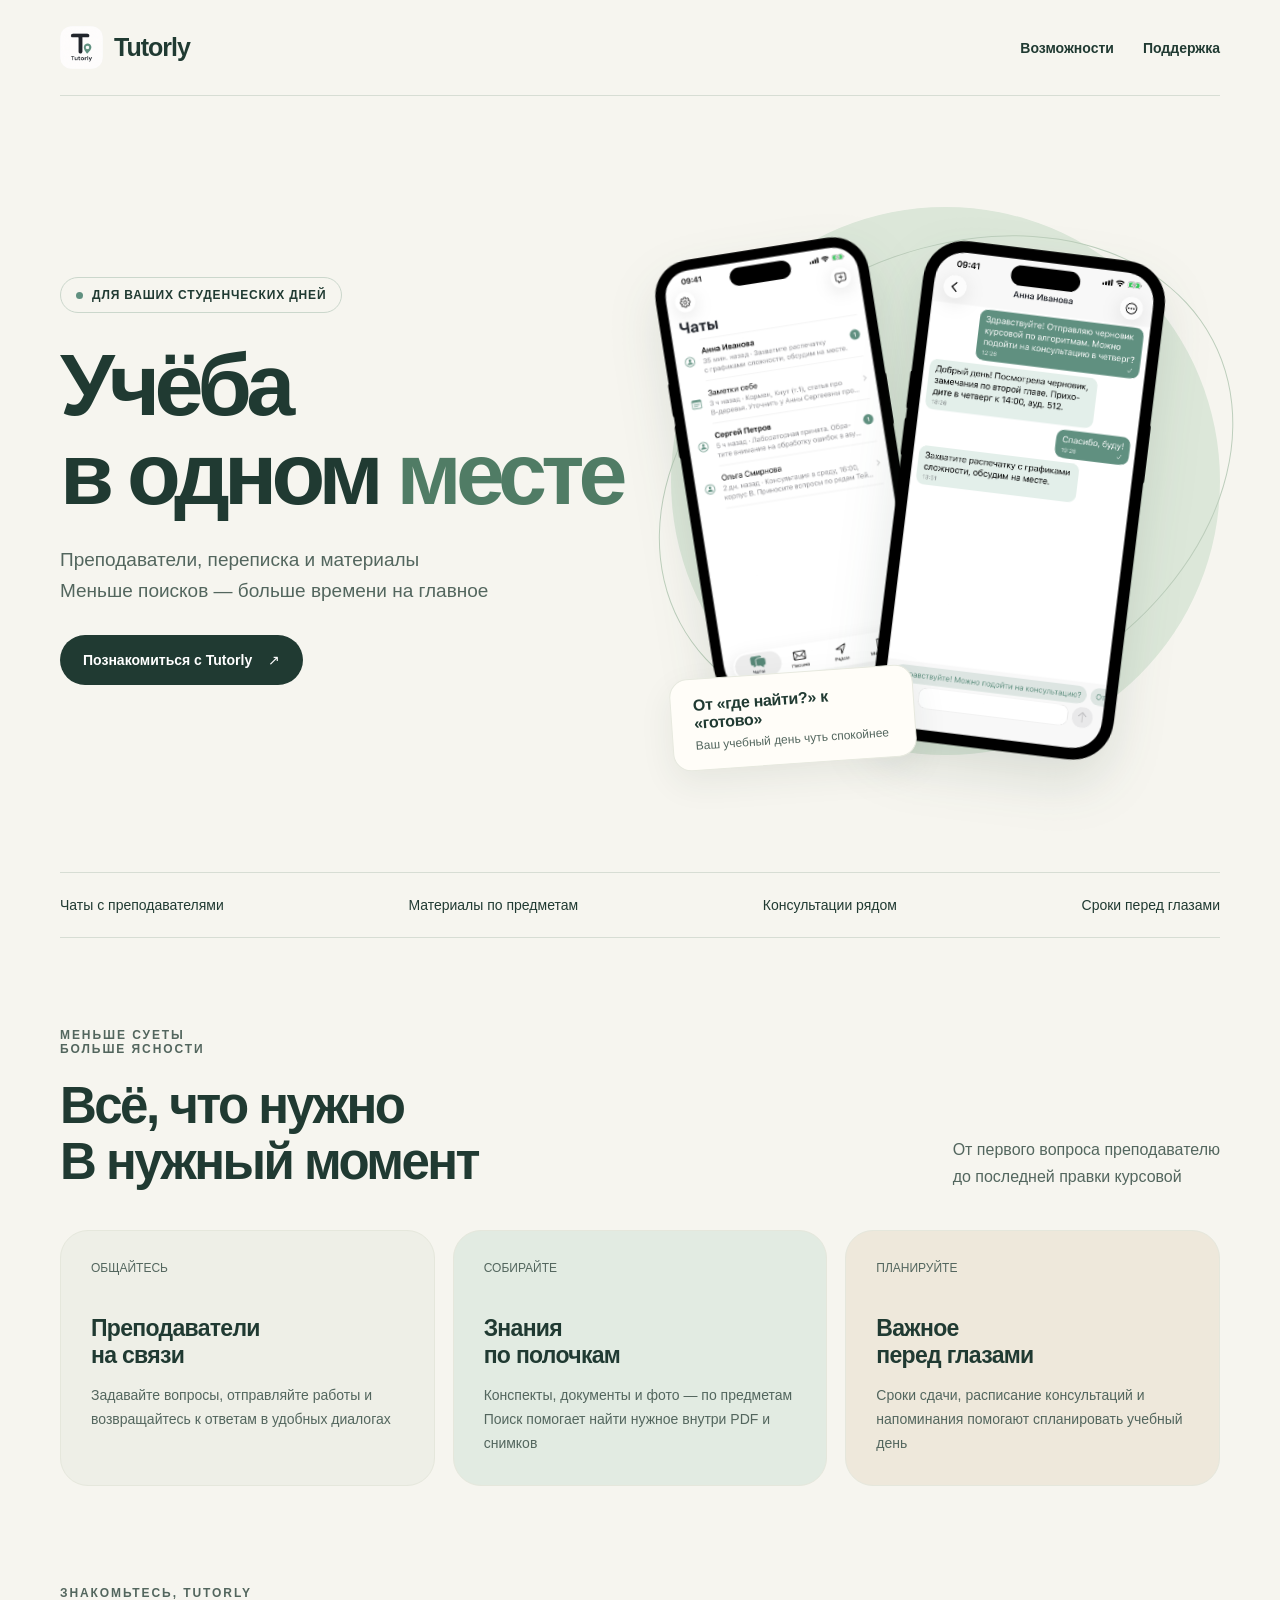
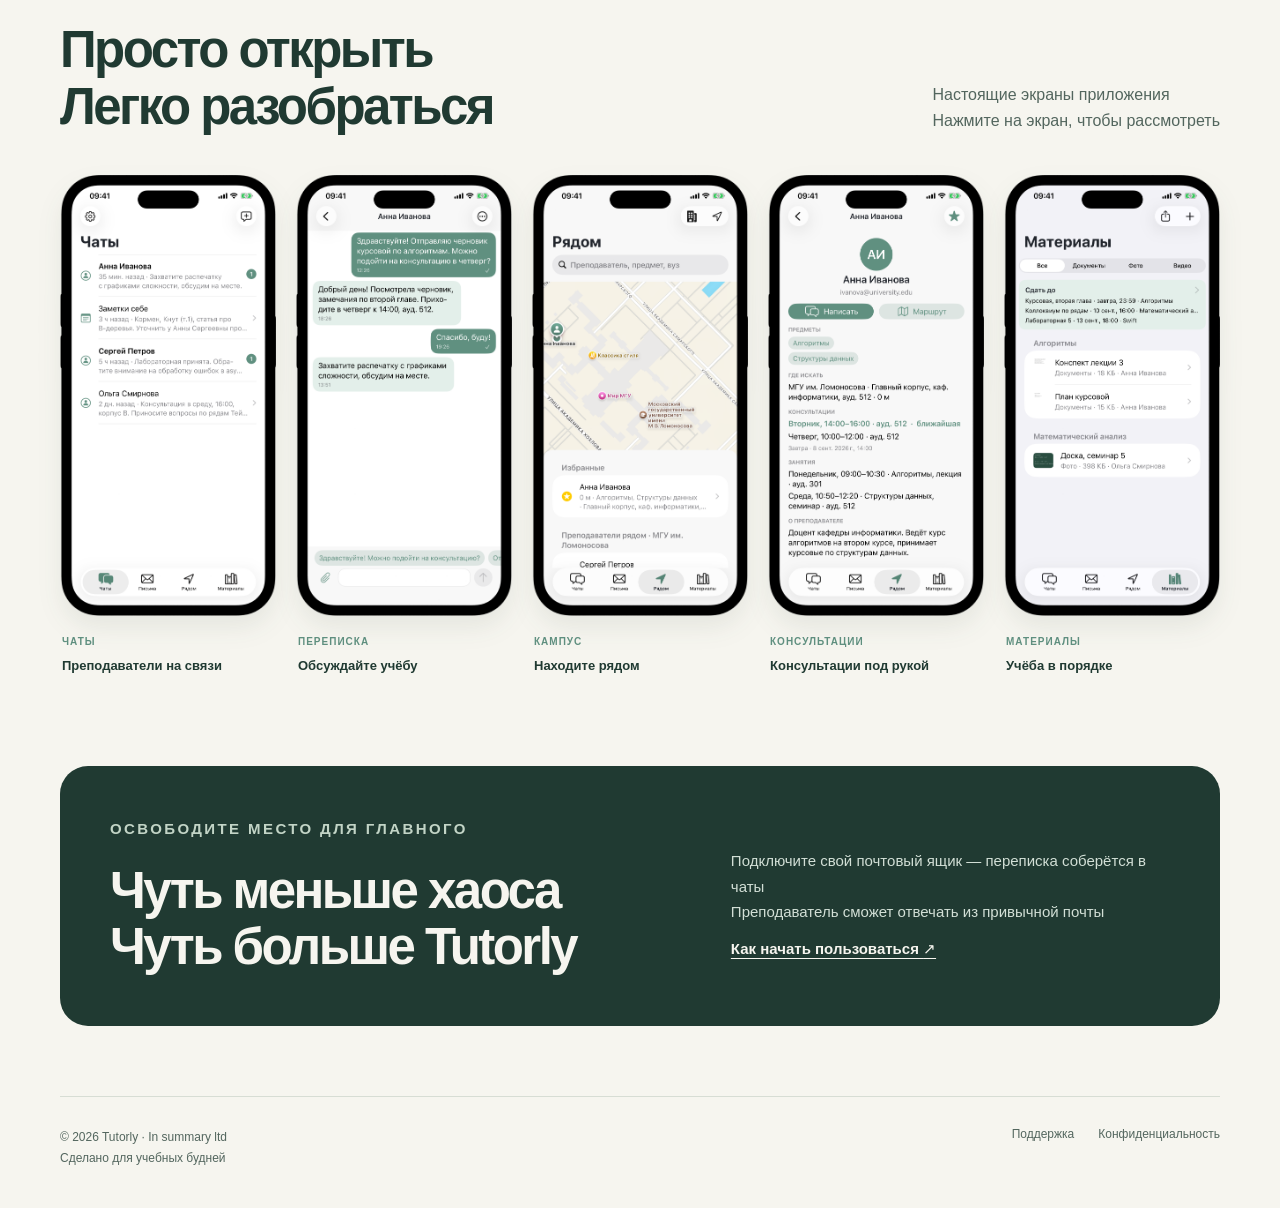
<file: index.html>
<!doctype html>
<html lang="ru">
<head>
  <meta charset="utf-8">
  <meta name="viewport" content="width=device-width, initial-scale=1">
  <title>Tutorly — учёба в одном месте</title>
  <meta name="description" content="Общайтесь с преподавателями, собирайте материалы по предметам и держите сроки сдачи перед глазами — Tutorly для iPhone и iPad">
  <meta name="theme-color" content="#f6f5ef">
  <meta property="og:type" content="website">
  <meta property="og:locale" content="ru_RU">
  <meta property="og:site_name" content="Tutorly">
  <meta property="og:title" content="Tutorly — учёба в одном месте">
  <meta property="og:description" content="Чаты с преподавателями, учебные материалы и сроки сдачи — Всё под рукой">
  <meta name="twitter:card" content="summary_large_image">
  <meta name="twitter:title" content="Tutorly — учёба в одном месте">
  <meta name="twitter:description" content="Чаты с преподавателями, учебные материалы и сроки сдачи — Всё под рукой">
  <!-- Absolute social image URLs are added by AppStore/Design/set_site_url.py before publication. -->
  <link rel="icon" href="assets/favicon.png" type="image/png">
  <link rel="apple-touch-icon" href="assets/app-icon.png">
  <link rel="stylesheet" href="assets/style.css?v=mockup-20260908">
<!-- deployment metadata:start -->
<link rel="canonical" href="https://alexm0er.github.io/tutorly/">
<meta property="og:url" content="https://alexm0er.github.io/tutorly/">
<meta property="og:image" content="https://alexm0er.github.io/tutorly/assets/og.png">
<meta property="og:image:alt" content="Tutorly — Учёба в одном месте. Чаты, материалы, преподаватели.">
<meta name="twitter:image" content="https://alexm0er.github.io/tutorly/assets/og.png">
<meta name="twitter:image:alt" content="Tutorly — Учёба в одном месте. Чаты, материалы, преподаватели.">
<!-- deployment metadata:end -->
</head>
<body>
  <a class="skip" href="#main">Перейти к содержимому</a>
  <div class="wrap">
    <header class="header">
      <a class="brand" href="./" aria-label="Tutorly — главная"><img decoding="async" src="assets/app-icon.webp" width="43" height="43" alt="">Tutorly</a>
      <nav class="nav" aria-label="Основная навигация"><a class="desktop-link" href="#features">Возможности</a><a href="support/">Поддержка</a></nav>
    </header>
    <main id="main">
      <section class="hero" aria-labelledby="hero-title">
        <div>
          <span class="pill"><span class="dot" aria-hidden="true"></span>Для ваших студенческих дней</span>
          <h1 id="hero-title">Учёба<br>в одном <em>месте</em></h1>
          <p class="lede">Преподаватели, переписка и материалы<br>Меньше поисков — больше времени на&nbsp;главное</p>
          <div class="actions"><a class="button" href="#features">Познакомиться с Tutorly <span aria-hidden="true">↗</span></a></div>
        </div>
        <div class="hero-art" aria-label="Экраны чатов и переписки Tutorly">
          <div class="orbit" aria-hidden="true"></div>
          <div class="phone hero-phone-back"><img decoding="async" src="assets/01-chats-mockup.webp" width="978" height="2000" alt="Список чатов с преподавателями"></div>
          <div class="phone hero-phone-front"><img decoding="async" src="assets/02-chat-mockup.webp" width="978" height="2000" alt="Обсуждение курсовой и консультации в чате" fetchpriority="high"></div>
          <div class="float-note"><strong>От «где найти?» к «готово»</strong><span>Ваш учебный день чуть спокойнее</span></div>
        </div>
      </section>
      <div class="feature-strip" aria-label="Возможности"><span>Чаты с преподавателями</span><span>Материалы по предметам</span><span>Консультации рядом</span><span>Сроки перед глазами</span></div>
      <section class="section" id="features" aria-labelledby="features-title">
        <p class="eyebrow">Меньше суеты<br>Больше ясности</p>
        <div class="section-head"><h2 id="features-title">Всё, что нужно<br>В нужный момент</h2><p>От первого вопроса преподавателю<br>до последней правки курсовой</p></div>
        <div class="feature-grid">
          <article class="feature"><span class="number">ОБЩАЙТЕСЬ</span><h3>Преподаватели<br>на связи</h3><p>Задавайте вопросы, отправляйте работы и возвращайтесь к ответам в удобных диалогах</p></article>
          <article class="feature"><span class="number">СОБИРАЙТЕ</span><h3>Знания<br>по полочкам</h3><p>Конспекты, документы и фото — по предметам<br>Поиск помогает найти нужное внутри PDF и снимков</p></article>
          <article class="feature"><span class="number">ПЛАНИРУЙТЕ</span><h3>Важное<br>перед глазами</h3><p>Сроки сдачи, расписание консультаций и напоминания помогают спланировать учебный день</p></article>
        </div>
      </section>
      <section class="section gallery-section" id="screens" aria-labelledby="screens-title">
        <p class="eyebrow">Знакомьтесь, Tutorly</p>
        <div class="section-head"><h2 id="screens-title">Просто открыть<br>Легко разобраться</h2><p>Настоящие экраны приложения<br>Нажмите на экран, чтобы рассмотреть</p></div>
        <div class="gallery">
          <figure><a href="assets/01-chats-mockup.webp" aria-label="Открыть экран списка чатов"><img decoding="async" src="assets/01-chats-mockup.webp" width="978" height="2000" loading="lazy" alt="Список чатов с преподавателями"></a><figcaption><span>ЧАТЫ</span>Преподаватели на связи</figcaption></figure>
          <figure><a href="assets/02-chat-mockup.webp" aria-label="Открыть экран переписки"><img decoding="async" src="assets/02-chat-mockup.webp" width="978" height="2000" loading="lazy" alt="Переписка с преподавателем о курсовой работе"></a><figcaption><span>ПЕРЕПИСКА</span>Обсуждайте учёбу</figcaption></figure>
          <figure><a href="assets/03-nearby-mockup.webp" aria-label="Открыть экран карты"><img decoding="async" src="assets/03-nearby-mockup.webp" width="978" height="2000" loading="lazy" alt="Карта кампуса и список преподавателей рядом"></a><figcaption><span>КАМПУС</span>Находите рядом</figcaption></figure>
          <figure><a href="assets/04-teacher-mockup.webp" aria-label="Открыть профиль преподавателя"><img decoding="async" src="assets/04-teacher-mockup.webp" width="978" height="2000" loading="lazy" alt="Профиль преподавателя с расписанием консультаций"></a><figcaption><span>КОНСУЛЬТАЦИИ</span>Консультации под рукой</figcaption></figure>
          <figure><a href="assets/05-materials-mockup.webp" aria-label="Открыть экран материалов"><img decoding="async" src="assets/05-materials-mockup.webp" width="978" height="2000" loading="lazy" alt="Учебные материалы по предметам и ближайшие сдачи"></a><figcaption><span>МАТЕРИАЛЫ</span>Учёба в порядке</figcaption></figure>
        </div>
      </section>
      <section class="closing" aria-labelledby="closing-title"><div><p class="eyebrow">Освободите место для главного</p><h2 id="closing-title">Чуть меньше хаоса<br>Чуть больше Tutorly</h2></div><div><p>Подключите свой почтовый ящик — переписка соберётся в чаты<br>Преподаватель сможет отвечать из привычной почты</p><a href="support/">Как начать пользоваться <span aria-hidden="true">↗</span></a></div></section>
    </main>
    <footer class="footer"><p>© 2026 Tutorly · In summary ltd<br>Сделано для учебных будней</p><div class="footer-links"><a href="support/">Поддержка</a><a href="privacy/">Конфиденциальность</a></div></footer>
  </div>
</body>
</html>
</file>
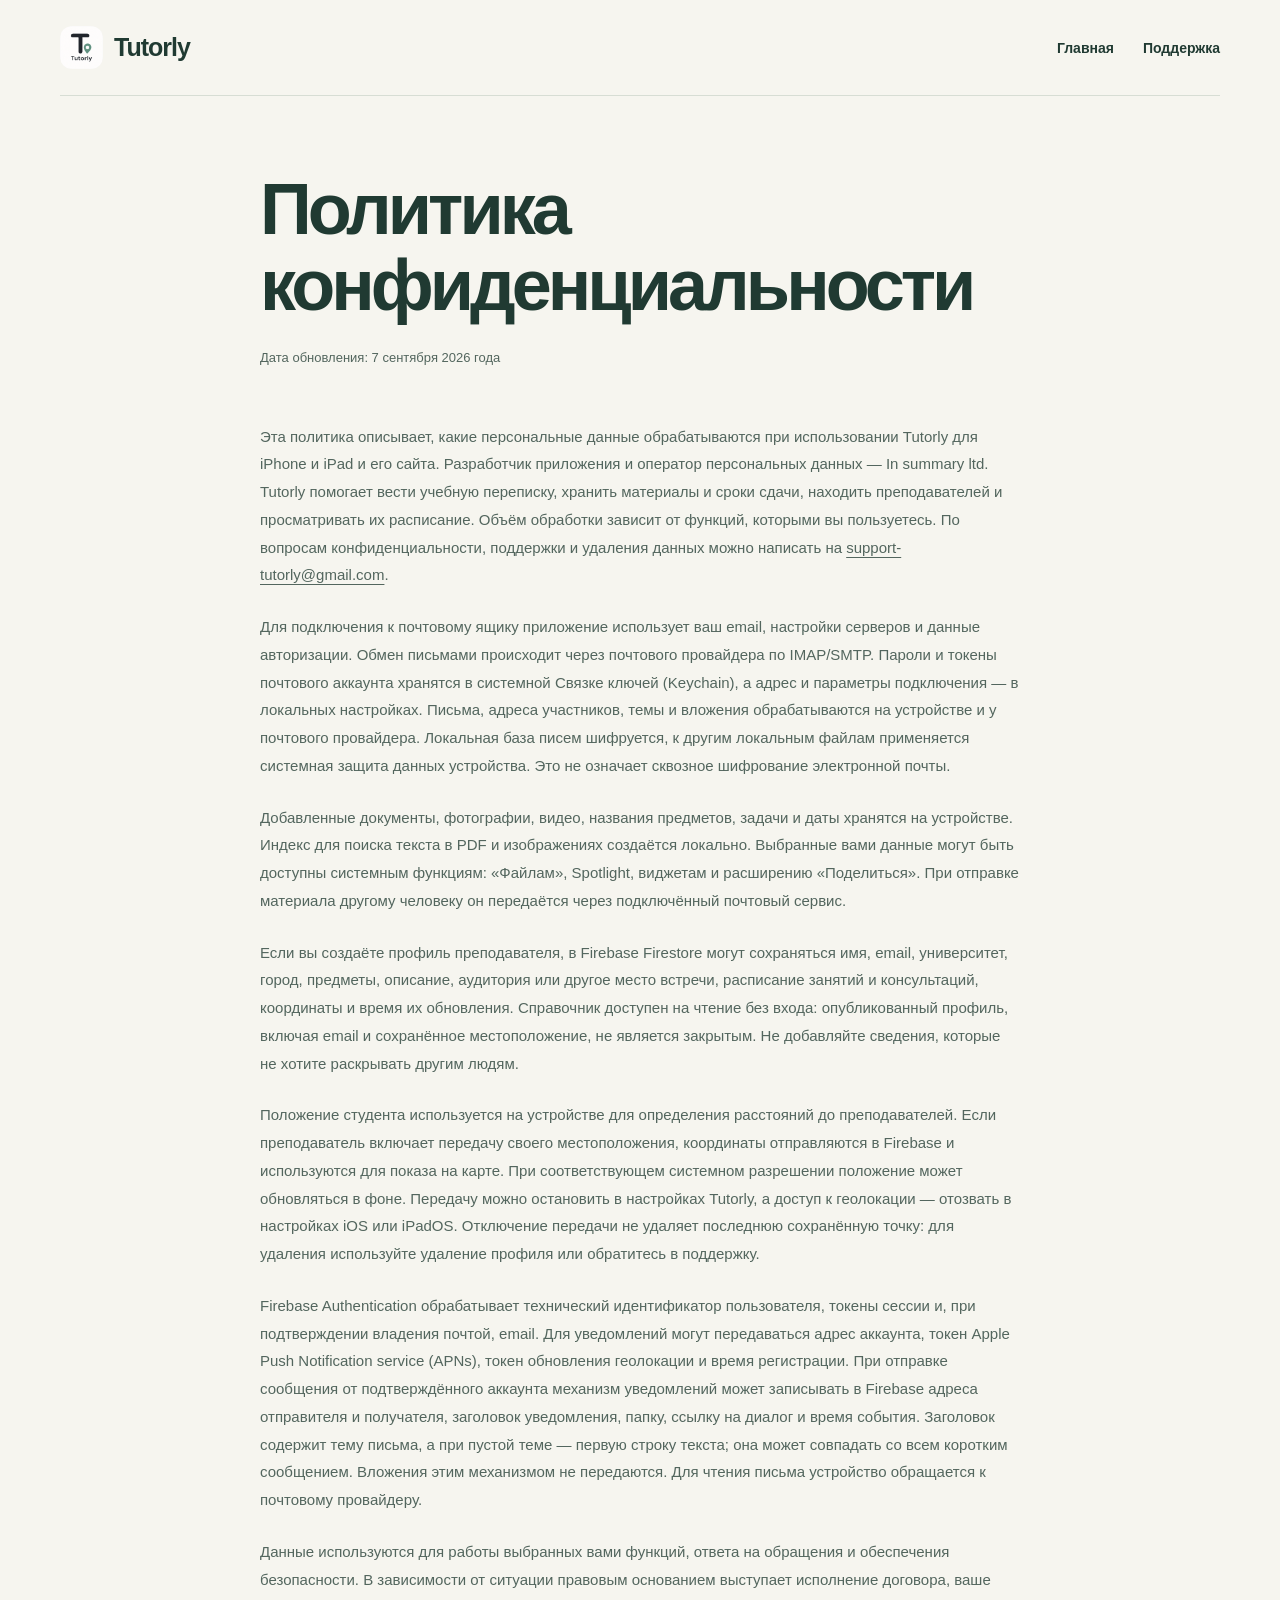
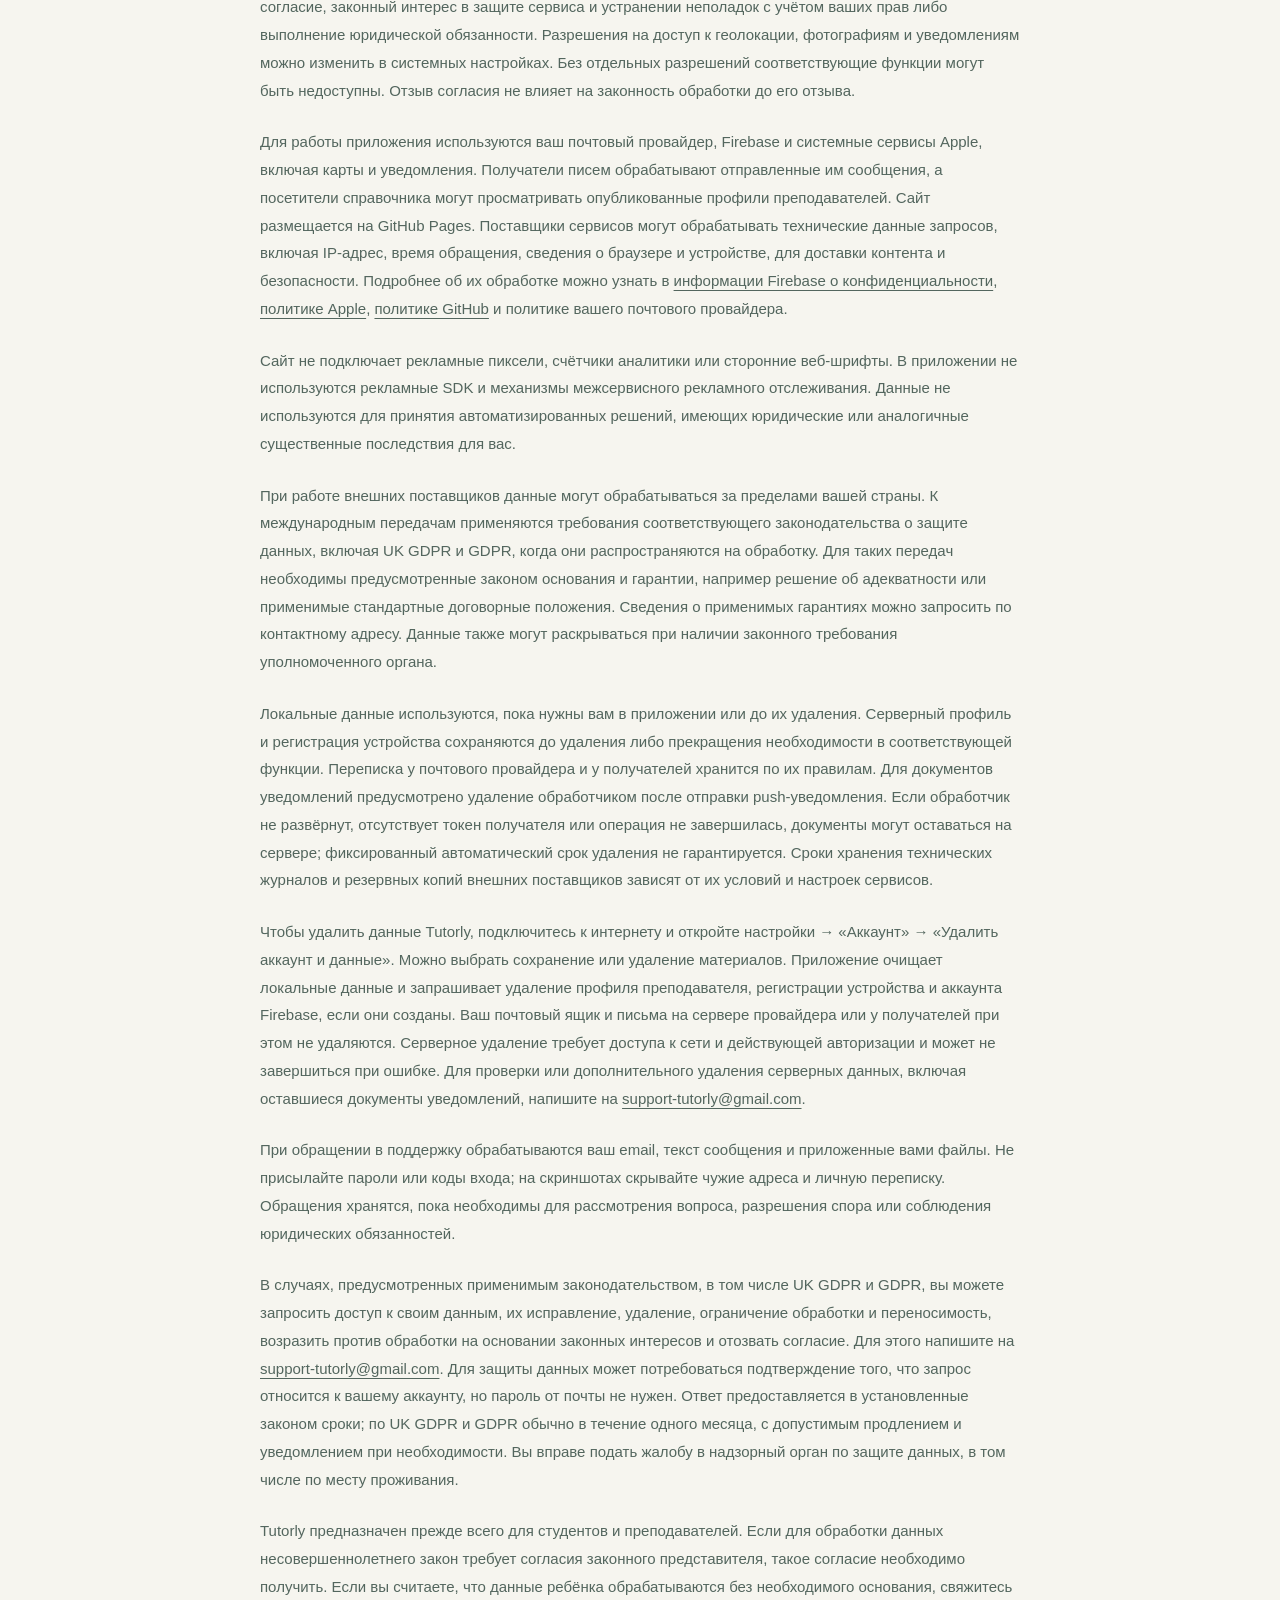
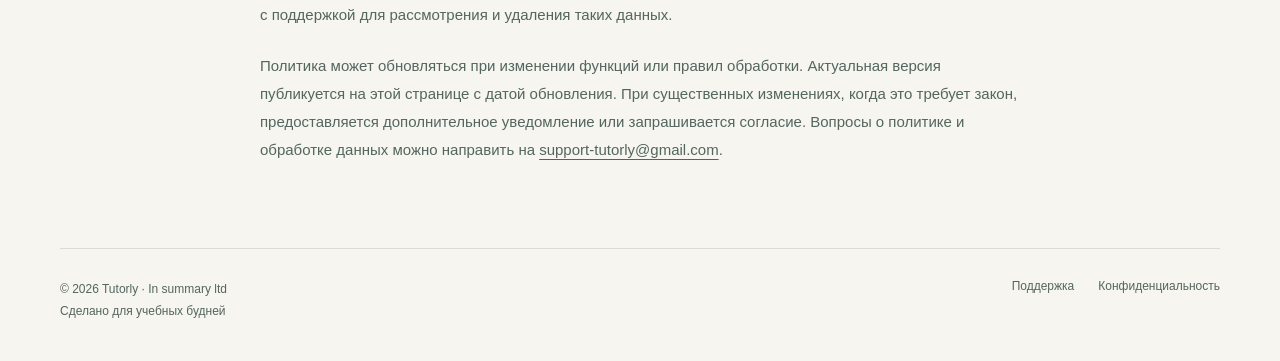
<file: privacy/index.html>
<!doctype html>
<html lang="ru">
<head>
<meta charset="utf-8">
<meta name="viewport" content="width=device-width, initial-scale=1">
<title>Конфиденциальность — Tutorly</title>
<meta name="description" content="Какие данные использует Tutorly, для чего они нужны и как управлять разрешениями, профилем и удалением данных.">
<meta name="theme-color" content="#f6f5ef">
<meta property="og:type" content="website">
<meta property="og:locale" content="ru_RU">
<meta property="og:site_name" content="Tutorly">
<meta property="og:title" content="Конфиденциальность — Tutorly">
<meta property="og:description" content="Какие данные использует Tutorly, для чего они нужны и как управлять разрешениями, профилем и удалением данных.">
<meta name="twitter:card" content="summary_large_image">
<meta name="twitter:title" content="Конфиденциальность — Tutorly">
<meta name="twitter:description" content="Какие данные использует Tutorly, для чего они нужны и как управлять разрешениями, профилем и удалением данных.">
<!-- Absolute social image URLs are added by AppStore/Design/set_site_url.py before publication. -->
<link rel="icon" href="../assets/favicon.png" type="image/png">
<link rel="apple-touch-icon" href="../assets/app-icon.png">
<link rel="stylesheet" href="../assets/style.css?v=mockup-20260908">
<!-- deployment metadata:start -->
<link rel="canonical" href="https://alexm0er.github.io/tutorly/privacy/">
<meta property="og:url" content="https://alexm0er.github.io/tutorly/privacy/">
<meta property="og:image" content="https://alexm0er.github.io/tutorly/assets/og.png">
<meta property="og:image:alt" content="Tutorly — Учёба в одном месте. Чаты, материалы, преподаватели.">
<meta name="twitter:image" content="https://alexm0er.github.io/tutorly/assets/og.png">
<meta name="twitter:image:alt" content="Tutorly — Учёба в одном месте. Чаты, материалы, преподаватели.">
<!-- deployment metadata:end -->
</head>
<body>
<a class="skip" href="#main">Перейти к содержимому</a>
<div class="wrap">
<header class="header"><a class="brand" href="../" aria-label="Tutorly — главная"><img decoding="async" src="../assets/app-icon.webp" width="43" height="43" alt="">Tutorly</a><nav class="nav" aria-label="Основная навигация"><a href="../">Главная</a><a href="../support/">Поддержка</a></nav></header>
<main id="main">
<div class="page-intro privacy-intro"><h1>Политика<br>конфиденциальности</h1><p class="updated">Дата обновления: 7 сентября 2026 года</p></div>
<article class="legal privacy-prose" aria-label="Политика конфиденциальности Tutorly">
<p>Эта политика описывает, какие персональные данные обрабатываются при использовании Tutorly для iPhone и iPad и его сайта. Разработчик приложения и оператор персональных данных — In summary ltd. Tutorly помогает вести учебную переписку, хранить материалы и сроки сдачи, находить преподавателей и просматривать их расписание. Объём обработки зависит от функций, которыми вы пользуетесь. По вопросам конфиденциальности, поддержки и удаления данных можно написать на <a href="mailto:support-tutorly@gmail.com">support-tutorly@gmail.com</a>.</p>
<p>Для подключения к почтовому ящику приложение использует ваш email, настройки серверов и данные авторизации. Обмен письмами происходит через почтового провайдера по IMAP/SMTP. Пароли и токены почтового аккаунта хранятся в системной Связке ключей (Keychain), а адрес и параметры подключения — в локальных настройках. Письма, адреса участников, темы и вложения обрабатываются на устройстве и у почтового провайдера. Локальная база писем шифруется, к другим локальным файлам применяется системная защита данных устройства. Это не означает сквозное шифрование электронной почты.</p>
<p>Добавленные документы, фотографии, видео, названия предметов, задачи и даты хранятся на устройстве. Индекс для поиска текста в PDF и изображениях создаётся локально. Выбранные вами данные могут быть доступны системным функциям: «Файлам», Spotlight, виджетам и расширению «Поделиться». При отправке материала другому человеку он передаётся через подключённый почтовый сервис.</p>
<p>Если вы создаёте профиль преподавателя, в Firebase Firestore могут сохраняться имя, email, университет, город, предметы, описание, аудитория или другое место встречи, расписание занятий и консультаций, координаты и время их обновления. Справочник доступен на чтение без входа: опубликованный профиль, включая email и сохранённое местоположение, не является закрытым. Не добавляйте сведения, которые не хотите раскрывать другим людям.</p>
<p>Положение студента используется на устройстве для определения расстояний до преподавателей. Если преподаватель включает передачу своего местоположения, координаты отправляются в Firebase и используются для показа на карте. При соответствующем системном разрешении положение может обновляться в фоне. Передачу можно остановить в настройках Tutorly, а доступ к геолокации — отозвать в настройках iOS или iPadOS. Отключение передачи не удаляет последнюю сохранённую точку: для удаления используйте удаление профиля или обратитесь в поддержку.</p>
<p>Firebase Authentication обрабатывает технический идентификатор пользователя, токены сессии и, при подтверждении владения почтой, email. Для уведомлений могут передаваться адрес аккаунта, токен Apple Push Notification service (APNs), токен обновления геолокации и время регистрации. При отправке сообщения от подтверждённого аккаунта механизм уведомлений может записывать в Firebase адреса отправителя и получателя, заголовок уведомления, папку, ссылку на диалог и время события. Заголовок содержит тему письма, а при пустой теме — первую строку текста; она может совпадать со всем коротким сообщением. Вложения этим механизмом не передаются. Для чтения письма устройство обращается к почтовому провайдеру.</p>
<p>Данные используются для работы выбранных вами функций, ответа на обращения и обеспечения безопасности. В зависимости от ситуации правовым основанием выступает исполнение договора, ваше согласие, законный интерес в защите сервиса и устранении неполадок с учётом ваших прав либо выполнение юридической обязанности. Разрешения на доступ к геолокации, фотографиям и уведомлениям можно изменить в системных настройках. Без отдельных разрешений соответствующие функции могут быть недоступны. Отзыв согласия не влияет на законность обработки до его отзыва.</p>
<p>Для работы приложения используются ваш почтовый провайдер, Firebase и системные сервисы Apple, включая карты и уведомления. Получатели писем обрабатывают отправленные им сообщения, а посетители справочника могут просматривать опубликованные профили преподавателей. Сайт размещается на GitHub Pages. Поставщики сервисов могут обрабатывать технические данные запросов, включая IP-адрес, время обращения, сведения о браузере и устройстве, для доставки контента и безопасности. Подробнее об их обработке можно узнать в <a href="https://firebase.google.com/support/privacy">информации Firebase о конфиденциальности</a>, <a href="https://www.apple.com/legal/privacy/">политике Apple</a>, <a href="https://docs.github.com/en/site-policy/privacy-policies/github-general-privacy-statement">политике GitHub</a> и политике вашего почтового провайдера.</p>
<p>Сайт не подключает рекламные пиксели, счётчики аналитики или сторонние веб-шрифты. В приложении не используются рекламные SDK и механизмы межсервисного рекламного отслеживания. Данные не используются для принятия автоматизированных решений, имеющих юридические или аналогичные существенные последствия для вас.</p>
<p>При работе внешних поставщиков данные могут обрабатываться за пределами вашей страны. К международным передачам применяются требования соответствующего законодательства о защите данных, включая UK GDPR и GDPR, когда они распространяются на обработку. Для таких передач необходимы предусмотренные законом основания и гарантии, например решение об адекватности или применимые стандартные договорные положения. Сведения о применимых гарантиях можно запросить по контактному адресу. Данные также могут раскрываться при наличии законного требования уполномоченного органа.</p>
<p>Локальные данные используются, пока нужны вам в приложении или до их удаления. Серверный профиль и регистрация устройства сохраняются до удаления либо прекращения необходимости в соответствующей функции. Переписка у почтового провайдера и у получателей хранится по их правилам. Для документов уведомлений предусмотрено удаление обработчиком после отправки push-уведомления. Если обработчик не развёрнут, отсутствует токен получателя или операция не завершилась, документы могут оставаться на сервере; фиксированный автоматический срок удаления не гарантируется. Сроки хранения технических журналов и резервных копий внешних поставщиков зависят от их условий и настроек сервисов.</p>
<p>Чтобы удалить данные Tutorly, подключитесь к интернету и откройте настройки → «Аккаунт» → «Удалить аккаунт и данные». Можно выбрать сохранение или удаление материалов. Приложение очищает локальные данные и запрашивает удаление профиля преподавателя, регистрации устройства и аккаунта Firebase, если они созданы. Ваш почтовый ящик и письма на сервере провайдера или у получателей при этом не удаляются. Серверное удаление требует доступа к сети и действующей авторизации и может не завершиться при ошибке. Для проверки или дополнительного удаления серверных данных, включая оставшиеся документы уведомлений, напишите на <a href="mailto:support-tutorly@gmail.com">support-tutorly@gmail.com</a>.</p>
<p>При обращении в поддержку обрабатываются ваш email, текст сообщения и приложенные вами файлы. Не присылайте пароли или коды входа; на скриншотах скрывайте чужие адреса и личную переписку. Обращения хранятся, пока необходимы для рассмотрения вопроса, разрешения спора или соблюдения юридических обязанностей.</p>
<p>В случаях, предусмотренных применимым законодательством, в том числе UK GDPR и GDPR, вы можете запросить доступ к своим данным, их исправление, удаление, ограничение обработки и переносимость, возразить против обработки на основании законных интересов и отозвать согласие. Для этого напишите на <a href="mailto:support-tutorly@gmail.com">support-tutorly@gmail.com</a>. Для защиты данных может потребоваться подтверждение того, что запрос относится к вашему аккаунту, но пароль от почты не нужен. Ответ предоставляется в установленные законом сроки; по UK GDPR и GDPR обычно в течение одного месяца, с допустимым продлением и уведомлением при необходимости. Вы вправе подать жалобу в надзорный орган по защите данных, в том числе по месту проживания.</p>
<p>Tutorly предназначен прежде всего для студентов и преподавателей. Если для обработки данных несовершеннолетнего закон требует согласия законного представителя, такое согласие необходимо получить. Если вы считаете, что данные ребёнка обрабатываются без необходимого основания, свяжитесь с поддержкой для рассмотрения и удаления таких данных.</p>
<p>Политика может обновляться при изменении функций или правил обработки. Актуальная версия публикуется на этой странице с датой обновления. При существенных изменениях, когда это требует закон, предоставляется дополнительное уведомление или запрашивается согласие. Вопросы о политике и обработке данных можно направить на <a href="mailto:support-tutorly@gmail.com">support-tutorly@gmail.com</a>.</p>
</article>
</main>
<footer class="footer"><p>© 2026 Tutorly · In summary ltd<br>Сделано для учебных будней</p><div class="footer-links"><a href="../support/">Поддержка</a><a href="../privacy/" aria-current="page">Конфиденциальность</a></div></footer>
</div>
</body>
</html>
</file>
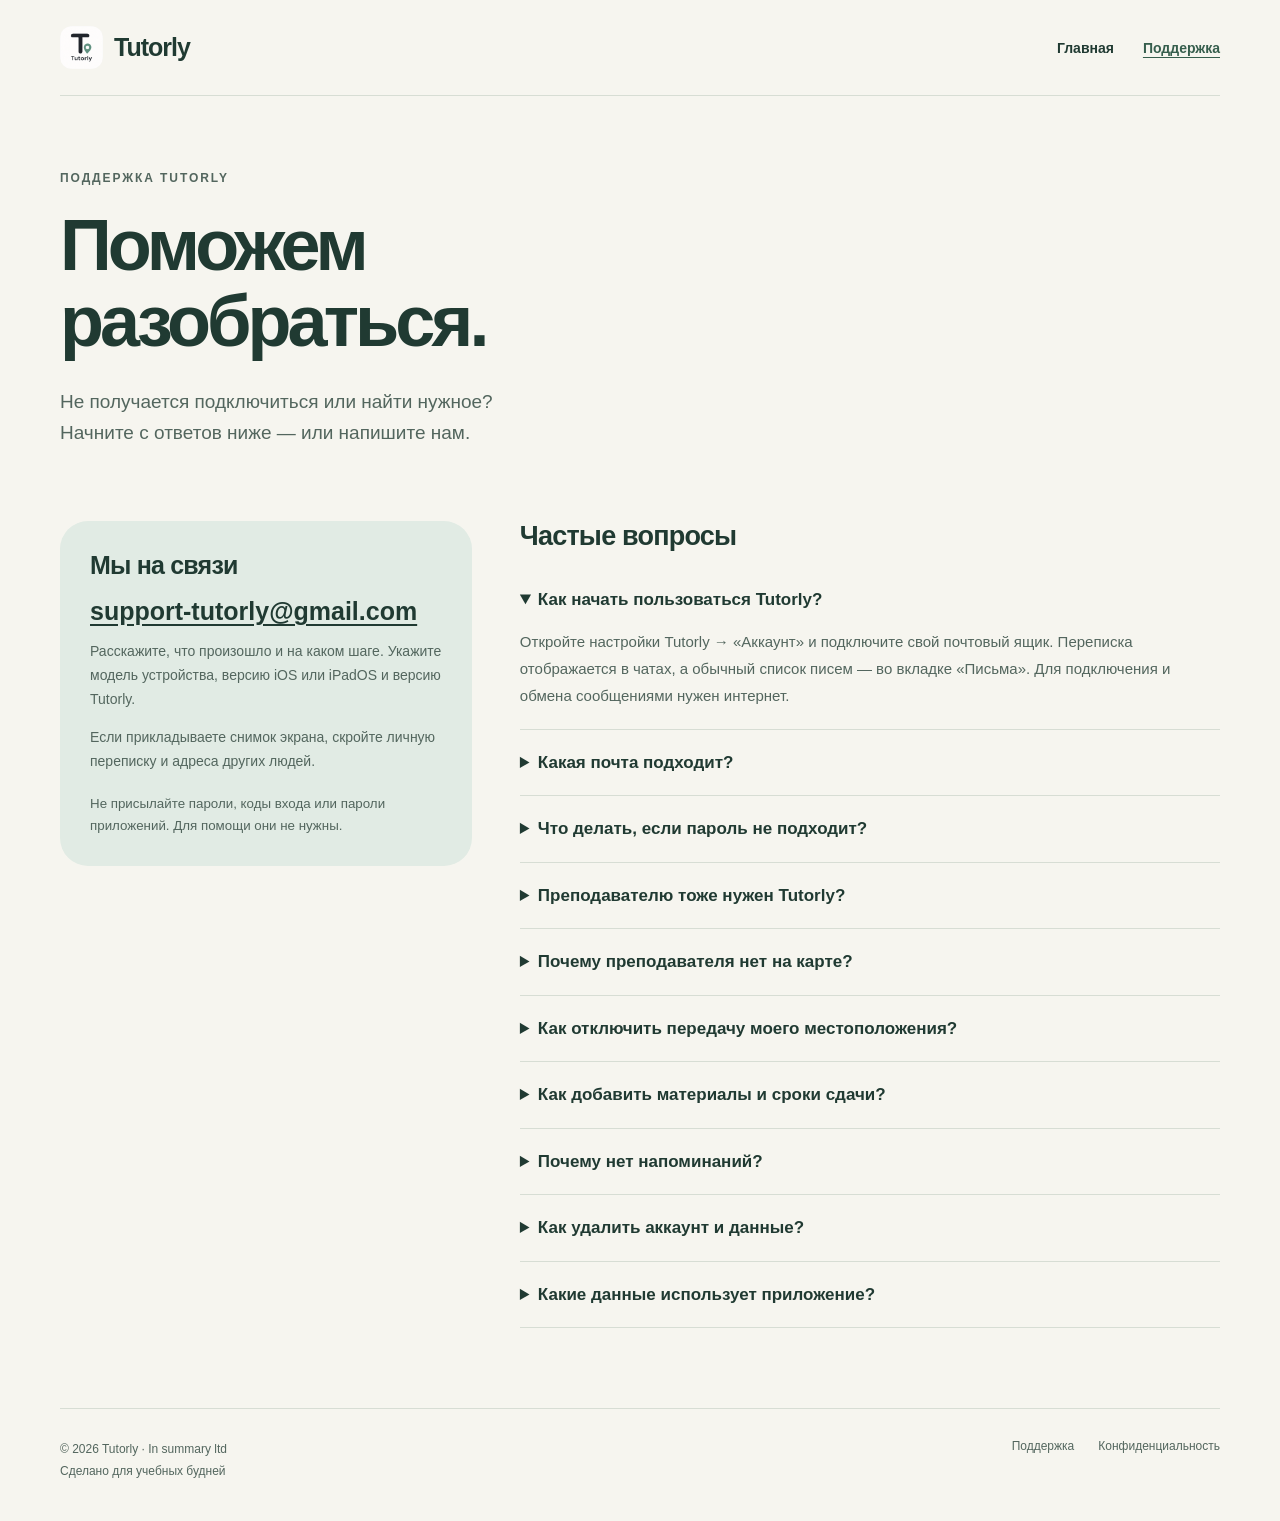
<file: support/index.html>
<!doctype html>
<html lang="ru">
<head>
<meta charset="utf-8">
<meta name="viewport" content="width=device-width, initial-scale=1">
<title>Поддержка Tutorly — поможем разобраться</title>
<meta name="description" content="Помощь с Tutorly: подключение аккаунта, материалы, уведомления и удаление данных. Связаться с поддержкой: support-tutorly@gmail.com.">
<meta name="theme-color" content="#f6f5ef">
<meta property="og:type" content="website">
<meta property="og:locale" content="ru_RU">
<meta property="og:site_name" content="Tutorly">
<meta property="og:title" content="Поддержка Tutorly — поможем разобраться">
<meta property="og:description" content="Помощь с Tutorly: подключение аккаунта, материалы, уведомления и удаление данных. Связаться с поддержкой: support-tutorly@gmail.com.">
<meta name="twitter:card" content="summary_large_image">
<meta name="twitter:title" content="Поддержка Tutorly — поможем разобраться">
<meta name="twitter:description" content="Помощь с Tutorly: подключение аккаунта, материалы, уведомления и удаление данных. Связаться с поддержкой: support-tutorly@gmail.com.">
<!-- Absolute social image URLs are added by AppStore/Design/set_site_url.py before publication. -->
<link rel="icon" href="../assets/favicon.png" type="image/png">
<link rel="apple-touch-icon" href="../assets/app-icon.png">
<link rel="stylesheet" href="../assets/style.css?v=mockup-20260908">
<!-- deployment metadata:start -->
<link rel="canonical" href="https://alexm0er.github.io/tutorly/support/">
<meta property="og:url" content="https://alexm0er.github.io/tutorly/support/">
<meta property="og:image" content="https://alexm0er.github.io/tutorly/assets/og.png">
<meta property="og:image:alt" content="Tutorly — Учёба в одном месте. Чаты, материалы, преподаватели.">
<meta name="twitter:image" content="https://alexm0er.github.io/tutorly/assets/og.png">
<meta name="twitter:image:alt" content="Tutorly — Учёба в одном месте. Чаты, материалы, преподаватели.">
<!-- deployment metadata:end -->
</head>
<body>
<a class="skip" href="#main">Перейти к содержимому</a>
<div class="wrap">
<header class="header"><a class="brand" href="../" aria-label="Tutorly — главная"><img decoding="async" src="../assets/app-icon.webp" width="43" height="43" alt="">Tutorly</a><nav class="nav" aria-label="Основная навигация"><a href="../">Главная</a><a href="../support/" aria-current="page">Поддержка</a></nav></header>
<main id="main">
<div class="page-intro"><p class="eyebrow">Поддержка Tutorly</p><h1>Поможем<br>разобраться.</h1><p class="lede">Не получается подключиться или найти нужное?<br>Начните с ответов ниже — или напишите нам.</p></div>
<div class="support-grid">
<aside class="contact-card"><h2>Мы на связи</h2><a class="email" href="mailto:support-tutorly@gmail.com?subject=Tutorly%20%E2%80%94%20%D0%BF%D0%BE%D0%B4%D0%B4%D0%B5%D1%80%D0%B6%D0%BA%D0%B0">support-tutorly@gmail.com</a><p>Расскажите, что произошло и на каком шаге. Укажите модель устройства, версию iOS или iPadOS и версию Tutorly.</p><p>Если прикладываете снимок экрана, скройте личную переписку и адреса других людей.</p><small>Не присылайте пароли, коды входа или пароли приложений. Для помощи они не нужны.</small></aside>
<section class="faq" aria-labelledby="faq-title"><h2 id="faq-title">Частые вопросы</h2>
<details open><summary>Как начать пользоваться Tutorly?</summary><p>Откройте настройки Tutorly → «Аккаунт» и подключите свой почтовый ящик. Переписка отображается в чатах, а обычный список писем — во вкладке «Письма». Для подключения и обмена сообщениями нужен интернет.</p></details>
<details><summary>Какая почта подходит?</summary><p>Нужен ящик с доступом по IMAP и SMTP. Для известных провайдеров, включая Gmail, Mail.ru и Яндекс, приложение подставляет настройки серверов. Для другого провайдера их можно указать вручную. Доступ может зависеть от настроек безопасности и правил вашей организации.</p></details>
<details><summary>Что делать, если пароль не подходит?</summary><p>Проверьте адрес ящика и доступ к IMAP/SMTP у провайдера. Если требуется пароль приложения, создайте его в настройках безопасности почты и используйте вместо основного пароля. Это особенно актуально для Gmail и Mail.ru. Для вузовской почты настройки можно уточнить у администратора.</p></details>
<details><summary>Преподавателю тоже нужен Tutorly?</summary><p>Для переписки — нет. Сообщения отправляются как электронные письма, поэтому преподаватель может отвечать из привычной почты. Вы увидите ответы в диалоге Tutorly.</p></details>
<details><summary>Почему преподавателя нет на карте?</summary><p>Проверьте выбранный университет и подключение к интернету. Наличие профиля и положения зависит от данных справочника и от того, делится ли преподаватель геолокацией. Tutorly не показывает местоположение всех преподавателей автоматически. Разрешение геолокации на вашем устройстве помогает определить, кто находится ближе.</p></details>
<details><summary>Как отключить передачу моего местоположения?</summary><p>Если вы преподаватель, выключите «Делиться местоположением» в настройках Tutorly. Разрешение также можно отозвать в настройках iOS или iPadOS → «Конфиденциальность и безопасность» → «Службы геолокации» → Tutorly.</p><p>Остановка передачи не удаляет последнюю сохранённую точку из профиля. Для удаления профиля используйте удаление аккаунта в Tutorly или обратитесь в поддержку.</p></details>
<details><summary>Как добавить материалы и сроки сдачи?</summary><p>Во вкладке «Материалы» нажмите «+», чтобы добавить файл или материал. Разложите материалы по предметам. Блок «Сдать до» открывает список сроков сдачи, где можно добавить свою задачу.</p></details>
<details><summary>Почему нет напоминаний?</summary><p>Разрешите уведомления для Tutorly в системных настройках. Проверьте режим фокусирования, срок сдачи и расписание консультаций. Напоминания о консультациях относятся к преподавателям, добавленным в избранное. Появление уведомлений зависит от разрешений и ограничений системы.</p></details>
<details><summary>Как удалить аккаунт и данные?</summary><ol><li>Подключитесь к интернету и откройте настройки Tutorly → «Аккаунт».</li><li>Нажмите «Удалить аккаунт и данные».</li><li>Выберите, оставить материалы или удалить их вместе с остальными данными.</li></ol><p>Tutorly очищает локальную переписку и подключение, а также запрашивает удаление профиля преподавателя, регистрации устройства и аккаунта Firebase, если они созданы. Сам почтовый ящик и письма на сервере провайдера остаются.</p><p>Если сеть была недоступна, серверное удаление могло не завершиться. Для проверки или запроса на удаление напишите на <a href="mailto:support-tutorly@gmail.com">support-tutorly@gmail.com</a>, указав адрес аккаунта. Пароль не нужен.</p></details>
<details><summary>Какие данные использует приложение?</summary><p>Подробности об обработке почты, профилях, геолокации, уведомлениях и ваших правах описаны в <a href="../privacy/">политике конфиденциальности</a>.</p></details>
</section></div></main>
<footer class="footer"><p>© 2026 Tutorly · In summary ltd<br>Сделано для учебных будней</p><div class="footer-links"><a href="../support/" aria-current="page">Поддержка</a><a href="../privacy/">Конфиденциальность</a></div></footer>
</div>
</body>
</html>
</file>
<file: assets/style.css>
@charset "UTF-8";
:root{--paper:#f6f5ef;--ink:#203a32;--sage:#609080;--soft:#e1ebe4;--muted:#53665e;--line:#d7ddd4;--white:#fff;--radius:28px;font-family:-apple-system,BlinkMacSystemFont,"Segoe UI",Arial,sans-serif;color:var(--ink);background:var(--paper);font-synthesis:none}
*{box-sizing:border-box}html{scroll-behavior:smooth;scroll-padding-top:28px}body{margin:0}a{color:inherit;text-underline-offset:4px}img{display:block;max-width:100%;height:auto}button,a,summary{-webkit-tap-highlight-color:transparent}a:focus-visible,summary:focus-visible{outline:3px solid var(--sage);outline-offset:6px;border-radius:4px}::selection{background:#c9ddd0}.wrap{width:min(1160px,calc(100% - 64px));margin:auto}.skip{position:absolute;top:-80px;left:20px;background:var(--ink);color:white;padding:15px;z-index:10}.skip:focus{top:12px}.header{display:flex;align-items:center;justify-content:space-between;gap:24px;padding:26px 0;border-bottom:1px solid var(--line)}.brand{display:inline-flex;align-items:center;gap:11px;text-decoration:none;font-size:25px;font-weight:750;letter-spacing:-1px}.brand img{width:43px;height:43px;border-radius:12px}.nav{display:flex;align-items:center;gap:29px;font-size:14px;font-weight:550}.nav a{text-decoration:none}.nav a:hover,.nav a[aria-current=page]{color:#365e4d;text-decoration:underline}.pill{display:inline-flex;align-items:center;gap:9px;border:1px solid #cbd7cc;border-radius:99px;padding:10px 15px;font-size:12px;font-weight:650;letter-spacing:.07em;text-transform:uppercase}.dot{height:7px;width:7px;background:var(--sage);border-radius:50%}.eyebrow{font-size:12px;font-weight:650;letter-spacing:.16em;text-transform:uppercase;color:var(--muted);margin:0 0 22px}.hero{display:grid;grid-template-columns:1.05fr 1fr;gap:35px;align-items:center;padding:70px 0 76px}.hero h1{font-size:clamp(58px,6.9vw,88px);line-height:1.01;letter-spacing:-.065em;font-weight:650;margin:28px 0 25px}.hero h1 em{font-style:normal;color:#507c65}.lede{font-size:19px;line-height:1.65;color:var(--muted);max-width:440px;margin:0 0 28px}.actions{display:flex;align-items:center;flex-wrap:wrap;gap:18px}.button{display:inline-flex;align-items:center;justify-content:center;gap:16px;background:var(--ink);color:#fff;padding:17px 23px;border-radius:100px;text-decoration:none;font-size:14px;font-weight:600;transition:background .2s,transform .2s}.button:hover{background:#355749;transform:translateY(-2px)}.text-link{font-size:14px;font-weight:600}.availability{font-size:12px;line-height:1.6;color:var(--muted);margin:18px 0 0}.hero-art{position:relative;min-height:630px;display:flex;align-items:center;justify-content:center;isolation:isolate}.hero-art:before{content:"";position:absolute;width:100%;aspect-ratio:1;border-radius:50%;background:#dce7d9;z-index:-1}.orbit{position:absolute;width:110%;height:72%;border:1px solid #bdcebc;border-radius:50%;transform:rotate(-28deg);z-index:-1}.phone{width:246px;filter:drop-shadow(0 24px 25px #203a3221)}.phone img{width:100%}.hero-phone-back{position:absolute;left:2%;top:80px;width:218px;transform:rotate(-9deg)}.hero-phone-front{position:relative;margin:40px 0 0 145px;transform:rotate(7deg)}.float-note{position:absolute;bottom:32px;left:0;max-width:244px;padding:17px 22px;background:#fffdf8;box-shadow:0 12px 34px #203a3214;border:1px solid #e7e9df;border-radius:18px;transform:rotate(-4deg)}.float-note strong{display:block;font-size:16px;letter-spacing:-.3px}.float-note span{display:block;font-size:12px;margin-top:6px;color:var(--muted)}.feature-strip{display:flex;justify-content:space-between;gap:20px;border-top:1px solid var(--line);border-bottom:1px solid var(--line);padding:24px 0;font-size:14px}.feature-strip span{display:flex;gap:16px;align-items:center}.feature-strip b{font-size:11px;color:var(--sage)}.section{padding:90px 0}.section-head{display:flex;justify-content:space-between;align-items:end;gap:40px;margin-bottom:40px}.section-head h2,.closing h2{font-size:clamp(36px,4vw,51px);font-weight:600;letter-spacing:-.05em;line-height:1.1;margin:0}.section-head p{max-width:330px;color:var(--muted);font-size:16px;line-height:1.65;margin:0}.feature-grid{display:grid;grid-template-columns:repeat(3,1fr);gap:18px}.feature{background:#eeefe7;border:1px solid #e5e7dc;padding:30px;border-radius:var(--radius);min-height:255px}.feature:nth-child(2){background:#e2ebe2}.feature:nth-child(3){background:#eee8db}.feature .number{font-size:12px;color:var(--muted);margin-bottom:40px;display:block}.feature h3{font-size:23px;font-weight:600;letter-spacing:-.7px;line-height:1.15;margin:0 0 16px}.feature p{font-size:14px;line-height:1.7;color:var(--muted);margin:0}.gallery-section{padding-top:10px}.gallery{display:grid;grid-template-columns:repeat(5,1fr);gap:20px;align-items:start}.gallery figure{margin:0;min-width:0}.gallery a{display:block;filter:drop-shadow(0 12px 12px #203a3214);transition:transform .2s}.gallery a:hover{transform:translateY(-5px)}.gallery img{width:100%}.gallery figcaption{font-size:13px;line-height:1.5;margin:18px 2px 0;font-weight:600}.gallery figcaption span{display:block;font-size:10px;letter-spacing:.1em;color:var(--sage);margin-bottom:7px}.closing{display:grid;grid-template-columns:1.3fr 1fr;align-items:center;gap:50px;padding:50px;background:var(--ink);border-radius:var(--radius);color:#f6f5ef;margin-bottom:70px}.closing .eyebrow{color:#c2d4c6}.closing p{line-height:1.7;font-size:15px;color:#d2dfd6}.closing a{font-size:15px;font-weight:600}.footer{display:flex;justify-content:space-between;align-items:start;gap:30px;padding:30px 0 38px;border-top:1px solid var(--line);font-size:12px;color:var(--muted)}.footer p{margin:0;line-height:1.8}.footer-links{display:flex;gap:24px;flex-wrap:wrap}.footer a{text-decoration:none}.footer a:hover{text-decoration:underline}.page-intro{padding:75px 0 45px;max-width:850px}.page-intro h1{font-size:clamp(43px,6vw,72px);line-height:1.06;letter-spacing:-.055em;font-weight:600;margin:0 0 26px;overflow-wrap:anywhere}.page-intro .lede{max-width:650px}.support-grid{display:grid;grid-template-columns:1fr 1.7fr;gap:48px;margin-bottom:80px;align-items:start}.contact-card{background:var(--soft);padding:30px;border-radius:var(--radius)}.contact-card h2{font-size:25px;letter-spacing:-.8px;margin:0 0 17px}.contact-card p{font-size:14px;line-height:1.7;color:var(--muted)}.email{font-size:clamp(19px,2.1vw,25px);font-weight:600;overflow-wrap:anywhere}.contact-card small{display:block;color:var(--muted);line-height:1.6;margin-top:20px}.faq h2{font-size:27px;font-weight:600;letter-spacing:-.8px;margin:0 0 15px}.faq details{border-bottom:1px solid var(--line);padding:20px 0}.faq summary{font-size:17px;font-weight:600;cursor:pointer;line-height:1.5;padding-right:12px}.faq details p,.faq details ol{font-size:15px;line-height:1.8;color:var(--muted);margin-bottom:0}.faq li{padding-left:4px;margin-bottom:8px}.legal{max-width:760px}.legal section{margin:0 0 38px;scroll-margin-top:28px}.legal h2{font-size:26px;font-weight:600;letter-spacing:-.8px;line-height:1.25;margin:0 0 16px}.legal h3{font-size:17px;margin:24px 0 10px}.legal p,.legal li{font-size:15px;line-height:1.85;color:var(--muted)}.legal ul{padding-left:22px}.legal li{margin-bottom:9px}.legal strong{color:var(--ink);font-weight:600}.legal a{overflow-wrap:anywhere}.legal .callout{background:var(--soft);padding:20px 24px;border-radius:18px}.legal .callout p{margin:0}.updated{color:var(--muted);font-size:13px}.subtle-link{font-size:13px;color:var(--muted)}
@media(min-width:1500px){.hero{padding-top:95px;padding-bottom:100px}}
@media(max-width:1000px){.hero{gap:20px}.hero-art{min-height:530px}.hero-phone-front{width:210px;margin-left:110px}.hero-phone-back{width:184px;left:0;top:70px}.float-note{bottom:12px;left:0}.nav{gap:20px}.gallery{gap:14px}.feature{padding:25px}}
@media(max-width:760px){.wrap{width:calc(100% - 36px)}.header{padding:19px 0;gap:15px}.brand{font-size:23px}.brand img{width:36px;height:36px;border-radius:10px}.nav{gap:16px;font-size:12px}.nav .desktop-link{display:none}.hero{grid-template-columns:1fr;padding:42px 0 35px;gap:0}.hero h1{font-size:clamp(58px,13vw,80px);margin-top:23px}.lede{font-size:17px;max-width:470px}.hero-art{min-height:550px;width:min(460px,100%);margin:20px auto 0}.hero-art:before{width:95%}.hero-phone-back{left:5%;top:57px;width:200px}.hero-phone-front{width:226px;margin:27px 0 0 102px}.orbit{width:98%}.float-note{bottom:7px;left:3%}.feature-strip{display:grid;grid-template-columns:1fr 1fr;font-size:12px;gap:20px 12px}.feature-strip span{gap:9px}.section{padding:60px 0}.section-head{display:block;margin-bottom:28px}.section-head p{margin-top:20px;max-width:450px}.feature-grid{grid-template-columns:1fr}.feature{min-height:0;padding:26px}.feature .number{margin-bottom:24px}.feature h3{font-size:26px}.feature p{font-size:15px}.gallery-section{padding-top:0}.gallery{grid-template-columns:repeat(2,minmax(0,1fr));gap:28px 16px}.gallery figure:last-child{grid-column:1 / -1;max-width:calc(50% - 8px);width:100%;justify-self:center}.closing{grid-template-columns:1fr;gap:20px;padding:30px;margin-bottom:45px}.footer{flex-direction:column;gap:18px}.footer-links{gap:17px}.page-intro{padding:48px 0 25px}.support-grid{grid-template-columns:1fr;gap:35px;margin-bottom:55px}.legal h2{font-size:24px}.page-intro h1{font-size:clamp(39px,8.3vw,62px)}}
@media(max-width:370px){.hero-phone-back{width:165px;top:75px;left:2%}.hero-phone-front{width:188px;margin-left:90px}.hero-art{min-height:475px}.float-note{padding:13px 17px}.hero h1{font-size:55px}.nav{gap:10px}.button{padding:15px 19px}.actions{gap:13px}}
@media(prefers-reduced-motion:reduce){html{scroll-behavior:auto}*,*:before,*:after{transition:none!important}}

.privacy-intro{max-width:760px;margin-inline:auto}
.privacy-prose{max-width:760px;margin:0 auto 85px}
.privacy-prose p{margin:0 0 24px}
@media(max-width:760px){.privacy-prose{margin-bottom:50px}}
</file>
